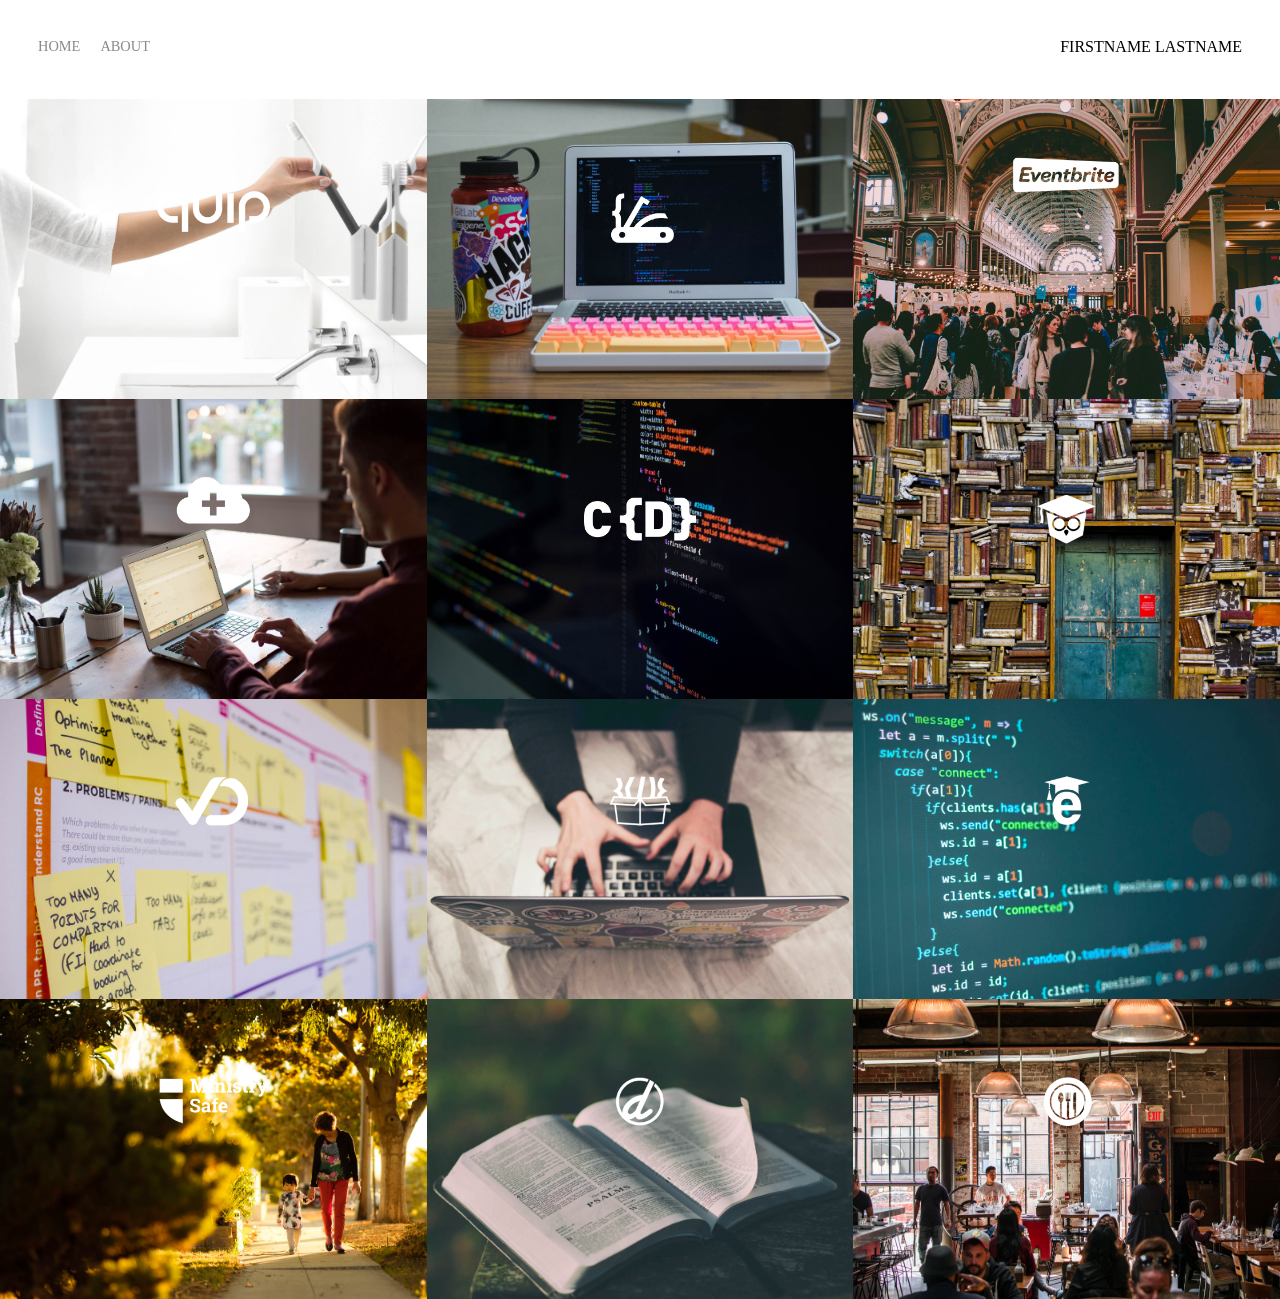
<file: 1-PortfolioWebsite/index.html>
<!DOCTYPE html>
<html lang="en">
<head>
    <meta charset="UTF-8">
    <meta http-equiv="X-UA-Compatible" content="IE=edge">
    <meta name="viewport" content="width=device-width, initial-scale=1.0">
    <title>Professional Website</title>
    <link rel="stylesheet" href="./styles/styles.css">
</head>
<body>
    <div class="container">
        <div class="nav-wrapper">
            <div class="left-side">
                <div class="nav-link-wrapper">
                    <a href="index.html">Home</a>
                </div>
                <div class="nav-link-wrapper">
                    <a href="about.html">About</a>
                </div>
            </div>
            <div class="right-side">
                <div class="brand">
                    <div>FirstName LastNAME</div>
                </div>
            </div>
            


        </div>


        <div class="content-wrapper">
            <div class="portfolio-items-wrapper">
                <div class="portfolio-item-wrapper">
                    <div class="portfolio-img-background" style="background-image:url(./images/portfolio1.jpg) ;">
                    </div>
                    <div class="img-text-wrapper">
                        <div class="logo-wrapper">
                            <img src="./images/logos/quip.png" alt="">
                        </div>
                        <div class="subtitle">
                            The Quip Ecommerce platform, was named a Top 25 Invention by Time Magazine in 2016.
                        </div>
                    </div>
                </div>
                <div class="portfolio-item-wrapper">
                    <div class="portfolio-img-background" style="background-image:url(./images/portfolio2.jpg) ;">
                    </div>
                    <div class="img-text-wrapper">
                        <div class="logo-wrapper">
                            <img src="./images/logos/devcamp.png" alt="">
                        </div>
                        <div class="subtitle">
                            Coding bootcamp and learning management system.    
                        </div>
                    </div>
                </div>
                <div class="portfolio-item-wrapper">
                    <div class="portfolio-img-background" style="background-image:url(./images/portfolio3.jpg) ;">
                    </div>
                    <div class="img-text-wrapper">
                        <div class="logo-wrapper">
                            <img src="./images/logos/eventbrite.png" alt="">
                        </div>
                        <div class="subtitle">
                            Eventbrite is the leading event management platform on the web 
                            with millions of individuals utilizing their applications to
                            find, register or, and management events in numerous industries.    
                        </div>
                    </div>
                </div>
                <div class="portfolio-item-wrapper">
                    <div class="portfolio-img-background" style="background-image:url(./images/portfolio4.jpg) ;">
                    </div>
                    <div class="img-text-wrapper">
                        <div class="logo-wrapper">
                            <img src="./images/logos/shop-hacker.png" alt="">
                        </div>
                        <div class="subtitle">
                            I built the Quip Ecommerce platform, named a Top 25 Invention by Time Magazine in 2016.
                        </div>
                    </div>
                </div>
                <div class="portfolio-item-wrapper">
                    <div class="portfolio-img-background" style="background-image:url(./images/portfolio5.jpg) ;">
                    </div>
                    <div class="img-text-wrapper">
                        <div class="logo-wrapper">
                            <img src="./images/logos/crondose.png" alt="">
                        </div>
                        <div class="subtitle">
                            Online tutorials and productivity tips.    
                        </div>
                    </div>
                </div>
                <div class="portfolio-item-wrapper">
                    <div class="portfolio-img-background" style="background-image:url(./images/portfolio6.jpg) ;">
                    </div>
                    <div class="img-text-wrapper">
                        <div class="logo-wrapper">
                            <img src="./images/logos/dailysmarty.png" alt="">
                        </div>
                        <div class="subtitle">
                            Keep track of what you learn everyday.    
                        </div>
                    </div>
                </div>
                <div class="portfolio-item-wrapper">
                    <div class="portfolio-img-background" style="background-image:url(./images/portfolio7.jpg) ;">
                    </div>
                    <div class="img-text-wrapper">
                        <div class="logo-wrapper">
                            <img src="./images/logos/dashtrack.png" alt="">
                        </div>
                        <div class="subtitle">
                            I built the Quip Ecommerce platform, named a Top 25 Invention by Time Magazine in 2016.
                        </div>
                    </div>
                </div>
                <div class="portfolio-item-wrapper">
                    <div class="portfolio-img-background" style="background-image:url(./images/portfolio8.jpg) ;">
                    </div>
                    <div class="img-text-wrapper">
                        <div class="logo-wrapper">
                            <img src="./images/logos/devtrunk.png" alt="">
                        </div>
                        <div class="subtitle">
                            I built the Quip Ecommerce platform, named a Top 25 Invention by Time Magazine in 2016.
                        </div>
                    </div>
                </div>
                <div class="portfolio-item-wrapper">
                    <div class="portfolio-img-background" style="background-image:url(./images/portfolio9.jpg) ;">
                    </div>
                    <div class="img-text-wrapper">
                        <div class="logo-wrapper">
                            <img src="./images/logos/edutechional.png" alt="">
                        </div>
                        <div class="subtitle">
                            I built the Quip Ecommerce platform, named a Top 25 Invention by Time Magazine in 2016.
                        </div>
                    </div>
                </div>
                <div class="portfolio-item-wrapper">
                    <div class="portfolio-img-background" style="background-image:url(./images/portfolio10.jpg) ;">
                    </div>
                    <div class="img-text-wrapper">
                        <div class="logo-wrapper">
                            <img src="./images/logos/ministry-safe.png" alt="">
                        </div>
                        <div class="subtitle">
                            I built the Quip Ecommerce platform, named a Top 25 Invention by Time Magazine in 2016.
                        </div>
                    </div>
                </div>
                <div class="portfolio-item-wrapper">
                    <div class="portfolio-img-background" style="background-image:url(./images/portfolio11.jpg) ;">
                    </div>
                    <div class="img-text-wrapper">
                        <div class="logo-wrapper">
                            <img src="./images/logos/open-devos.png" alt="">
                        </div>
                        <div class="subtitle">
                            I built the Quip Ecommerce platform, named a Top 25 Invention by Time Magazine in 2016.
                        </div>
                    </div>
                </div>
                <div class="portfolio-item-wrapper">
                    <div class="portfolio-img-background" style="background-image:url(./images/portfolio12.jpg) ;">
                    </div>
                    <div class="img-text-wrapper">
                        <div class="logo-wrapper">
                            <img src="./images/logos/toastability.png" alt="">
                        </div>
                        <div class="subtitle">
                            I built the Quip Ecommerce platform, named a Top 25 Invention by Time Magazine in 2016.
                        </div>
                    </div>
                </div>
            </div>
        </div>





    </div>

    

</body>
<script src="./index.js"></script>
</html>
</file>
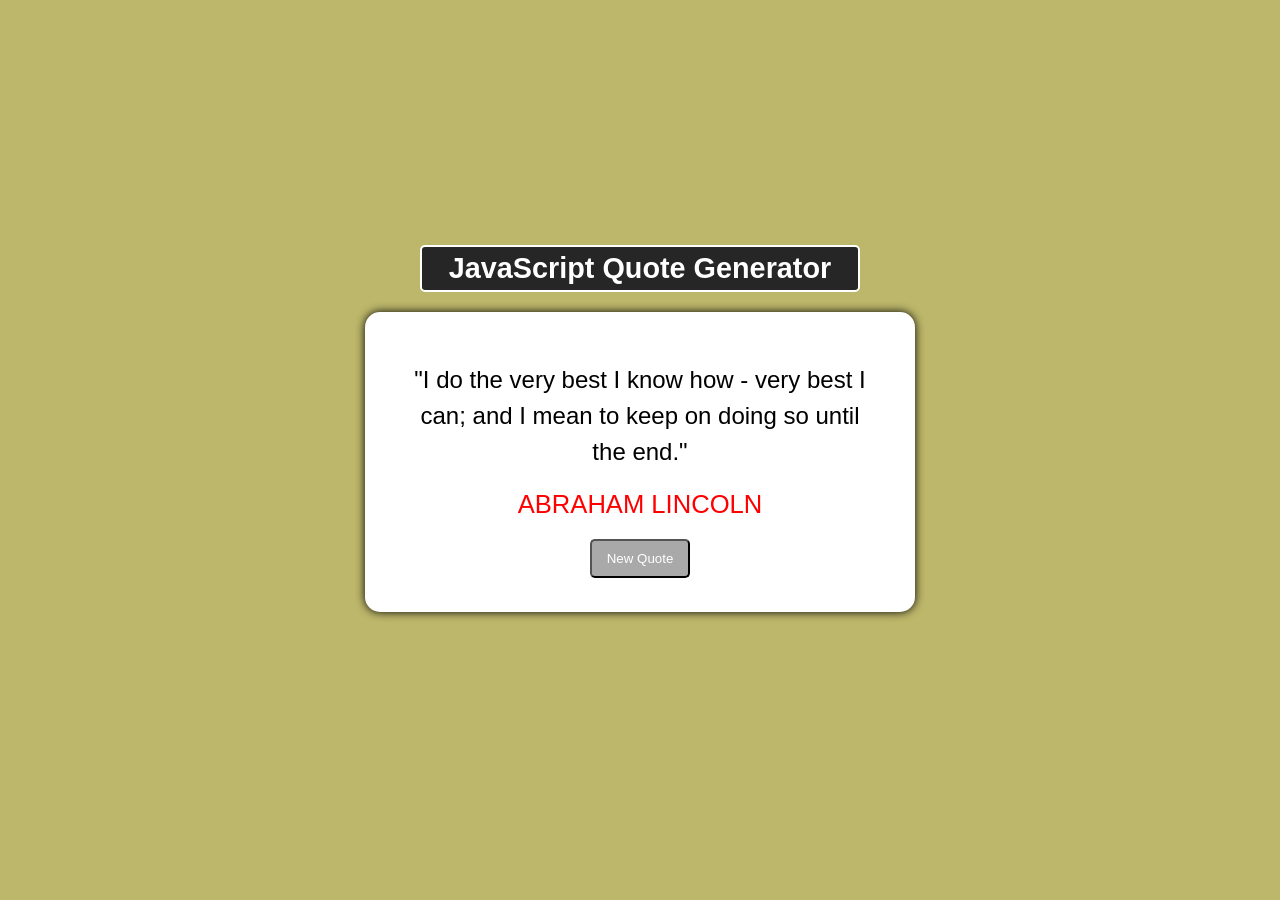
<file: QuotesProject/index.html>
<!DOCTYPE html>
<html lang="en">
<head>
    <meta charset="UTF-8">
    <meta http-equiv="X-UA-Compatible" content="IE=edge">
    <meta name="viewport" content="width=device-width, initial-scale=1.0">
    <title>Document</title>

    <link rel="stylesheet" href="./style.css">
    <link rel="preconnect" href="https://fonts.googleapis.com">
    <link rel="preconnect" href="https://fonts.gstatic.com" crossorigin>
    <link href="https://fonts.googleapis.com/css2?family=Roboto:wght@400;500;700&display=swap" rel="stylesheet">
    <link rel="stylesheet" href="https://cdnjs.cloudflare.com/ajax/libs/font-awesome/6.4.2/css/all.min.css" integrity="sha512-z3gLpd7yknf1YoNbCzqRKc4qyor8gaKU1qmn+CShxbuBusANI9QpRohGBreCFkKxLhei6S9CQXFEbbKuqLg0DA==" crossorigin="anonymous" referrerpolicy="no-referrer" />
</head>
<body>
    <!-- Project 1: Quote Generator-->
        <div class="container">
            <div class="header">
                <h2>JavaScript Quote Generator</h2>
            </div>
            <div class="main-content">
                <div class="text-area">
                    <span class="quote">
                        "I do the very best I know how - 
                        very best I can; and I mean to 
                        keep on doing so until the end."
                    </span>
                </div>
                <div class="person">Abraham Lincoln</div>
                <div class="button-area">
                    <button id="new-quote">New Quote</button>
                </div>
            </div>
        </div> 
</body>
<script src="./app.js"></script>
</html>
</file>
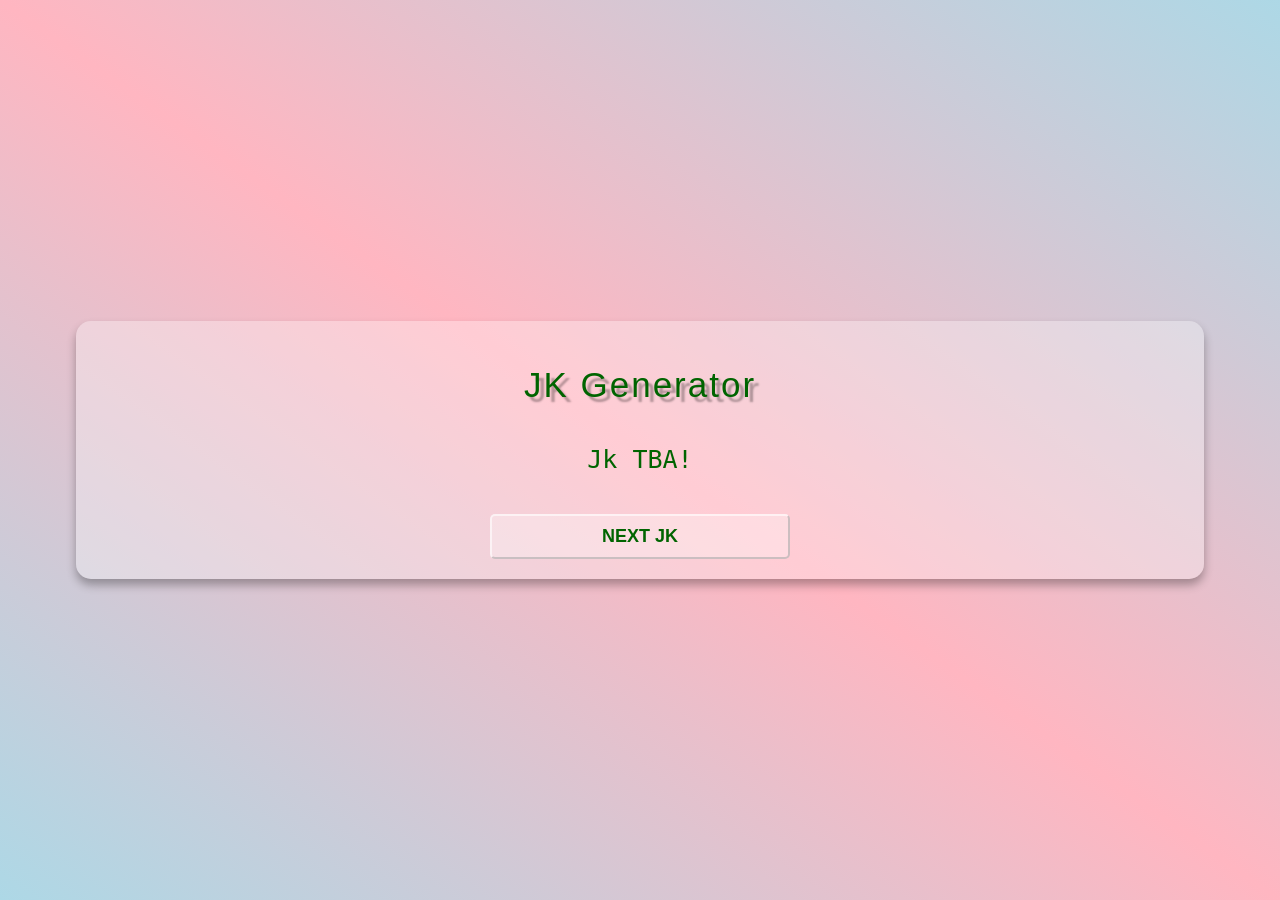
<file: JavaScript-Practice/P1-RandomJokeGenerator/index.html>
<!DOCTYPE html>
<html lang="en">
<head>
    <meta charset="UTF-8">
    <meta name="viewport" content="width=device-width, initial-scale=1.0">
    <title>Document</title>
    <link rel="stylesheet" href="./style.css">
    <title>JokeGenerator</title>
</head>
<body>


    <div class="container">
        <h1 class="heading">JK Generator</h1>
        <p class="joke" id="joke">
            Jk TBA!
        </p>
        <button class="btn" id="btn">Next JK</button>
    </div>


    
</body>
<script src="./app.js"></script>
</html>
</file>
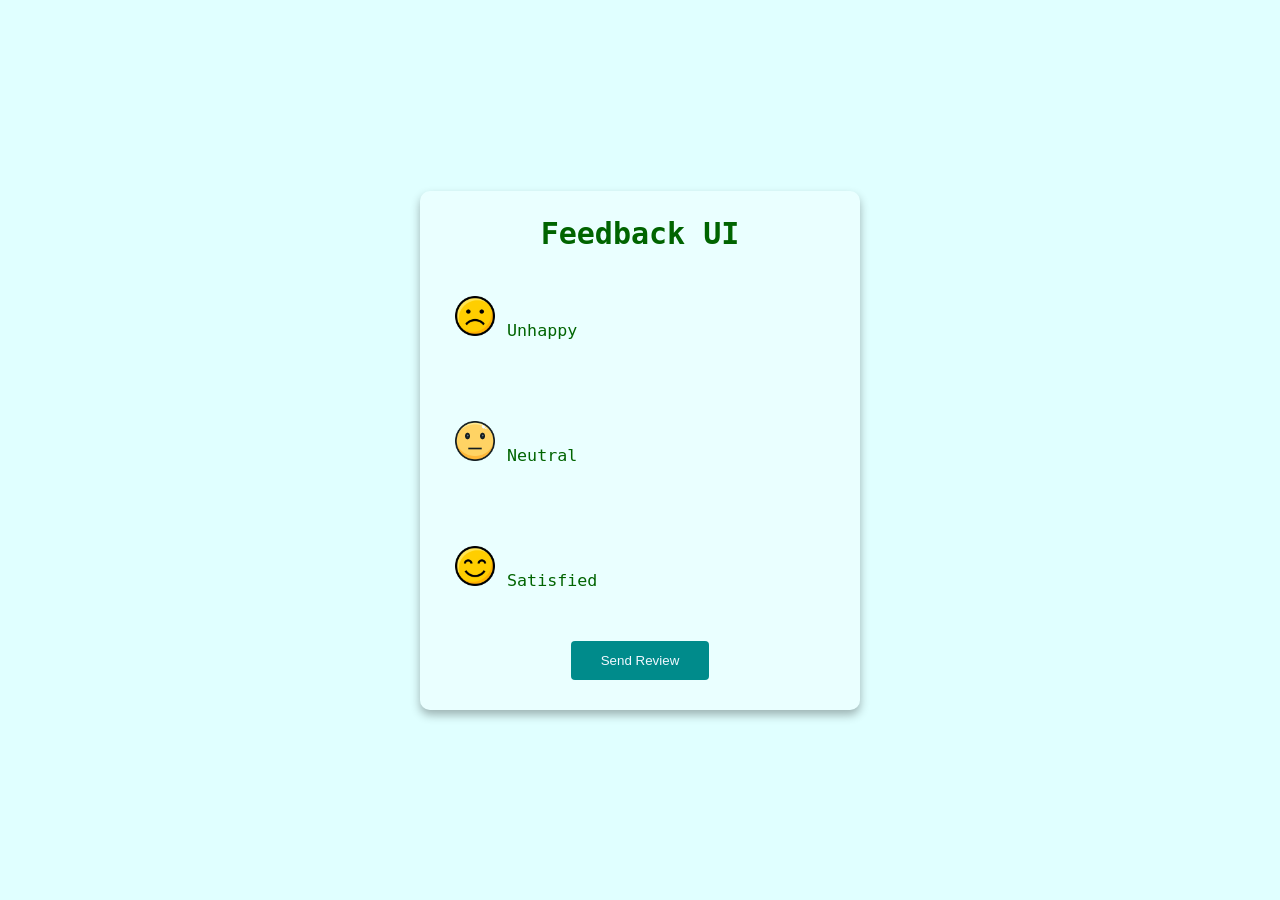
<file: JavaScript-Practice/P2-FeedbackUI/index.html>
<!DOCTYPE html>
<html lang="en">
<head>
    <meta charset="UTF-8">
    <meta name="viewport" content="width=device-width, initial-scale=1.0">
    <title>Feedback UI</title>
    <link rel="stylesheet" href="./style.css">
</head>
<body>

    <div class="container" id="container">
        <h1 class="heading">Feedback UI</h1>

        <div class="ratings-container" id="rating-container">
            <div class="rating">
                <img src="./sad.png" alt="">
                <small>Unhappy</small>
            </div>
        </div>
        <div class="ratings-container" id="rating-container">
            <div class="rating">
                <img src="./neutral.png" alt="">
                <small>Neutral</small>
            </div>
        </div>
        <div class="ratings-container" id="rating-container">
            <div class="rating">
                <img src="./happiness.png" alt="">
                <small>Satisfied</small>
            </div>
        </div>

        <button class="btn" id="btn">Send Review</button>

    </div>

    
     
    
</body>
<script src="./app.js"></script>
</html>
</file>
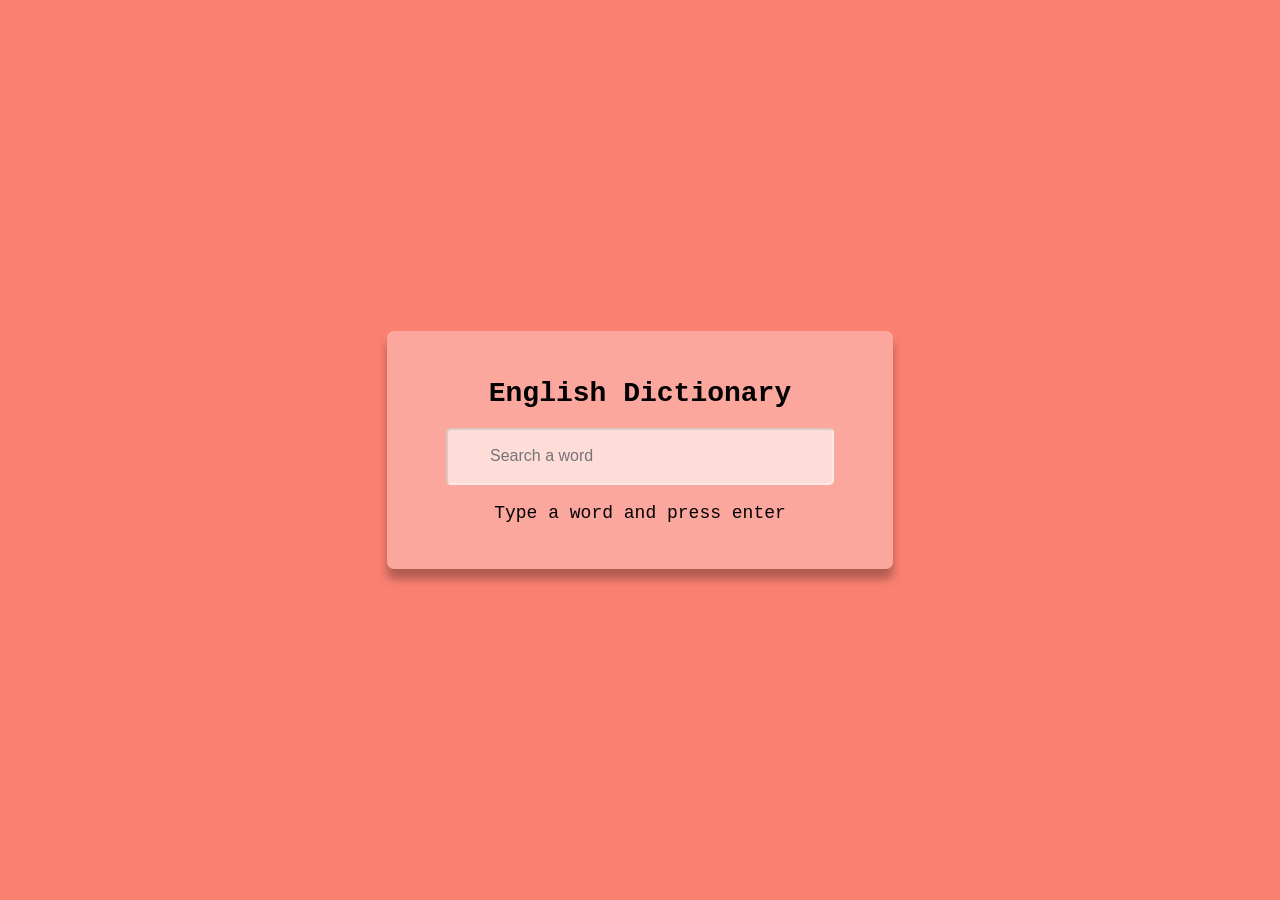
<file: JavaScript-Practice/P3-EnglishDictionary/index.html>
<!DOCTYPE html>
<html lang="en">
<head>
    <meta charset="UTF-8">
    <meta name="viewport" content="width=device-width, initial-scale=1.0">
    <title>English Dictionary</title>
    <link rel="stylesheet" href="./style.css">
</head>
<body>
    <div class="container">
        <h1 class="heading">English Dictionary</h1>
        <input placeholder="Search a word" type="text" class="input" id="input">

        <p class="info-text" id="info-text">Type a word and press enter</p>

        <div class="meaning-container" id="meaning-container">
            <p>Word Title: <span class="title" id="title">___</span></p>
            <p>Meaning: <span class="meaning" id="meaning">___</span></p>

            <audio src="" controls id="audio"></audio>
        </div>

    </div>


    
</body>
<script src="./app.js"></script>
</html>
</file>
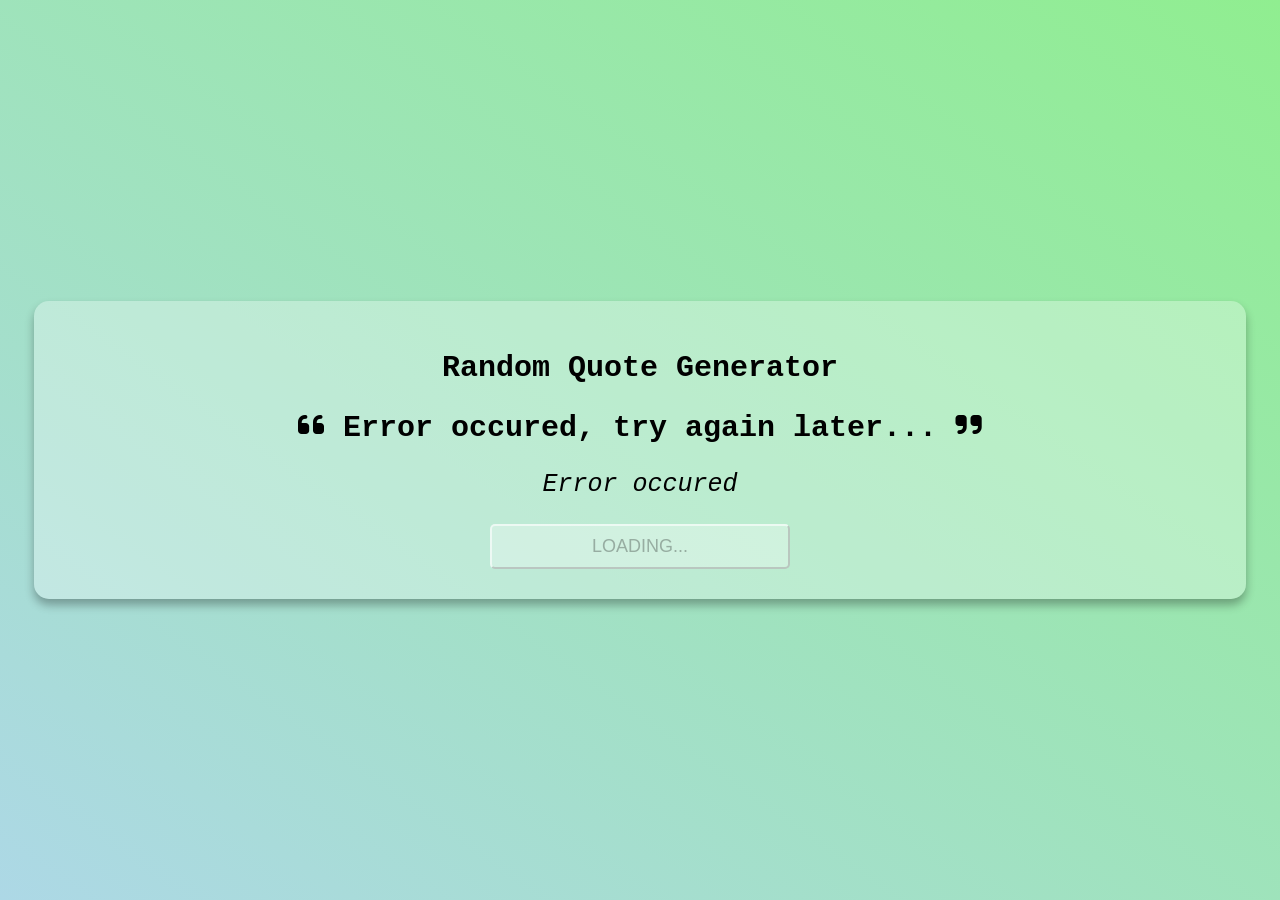
<file: JavaScript-Practice/P4-RandomQuoteGenerator/index.html>
<!DOCTYPE html>
<html lang="en">
<head>
    <meta charset="UTF-8">
    <meta name="viewport" content="width=device-width, initial-scale=1.0">
    <title>RandomQuoteGenerator</title>
    <link rel="stylesheet" href="./style.css">
    <link rel="stylesheet" href="https://cdnjs.cloudflare.com/ajax/libs/font-awesome/6.4.2/css/all.min.css" integrity="sha512-z3gLpd7yknf1YoNbCzqRKc4qyor8gaKU1qmn+CShxbuBusANI9QpRohGBreCFkKxLhei6S9CQXFEbbKuqLg0DA==" crossorigin="anonymous" referrerpolicy="no-referrer" />
</head>
<body>
    <div class="container">
        <h1 class="heading">Random Quote Generator</h1>
        <h2 class="quote">
            <i class="fa-solid fa-quote-left"></i>
            <span id="quote">Quote</span>
            <i class="fa-solid fa-quote-right"></i>
        </h2>
        <p class="author" id="author">~ Author</p>
        <button class="btn" id="btn">Get a quote</button>
    </div>


    
</body>
<script src="./app.js"></script>
</html>
</file>
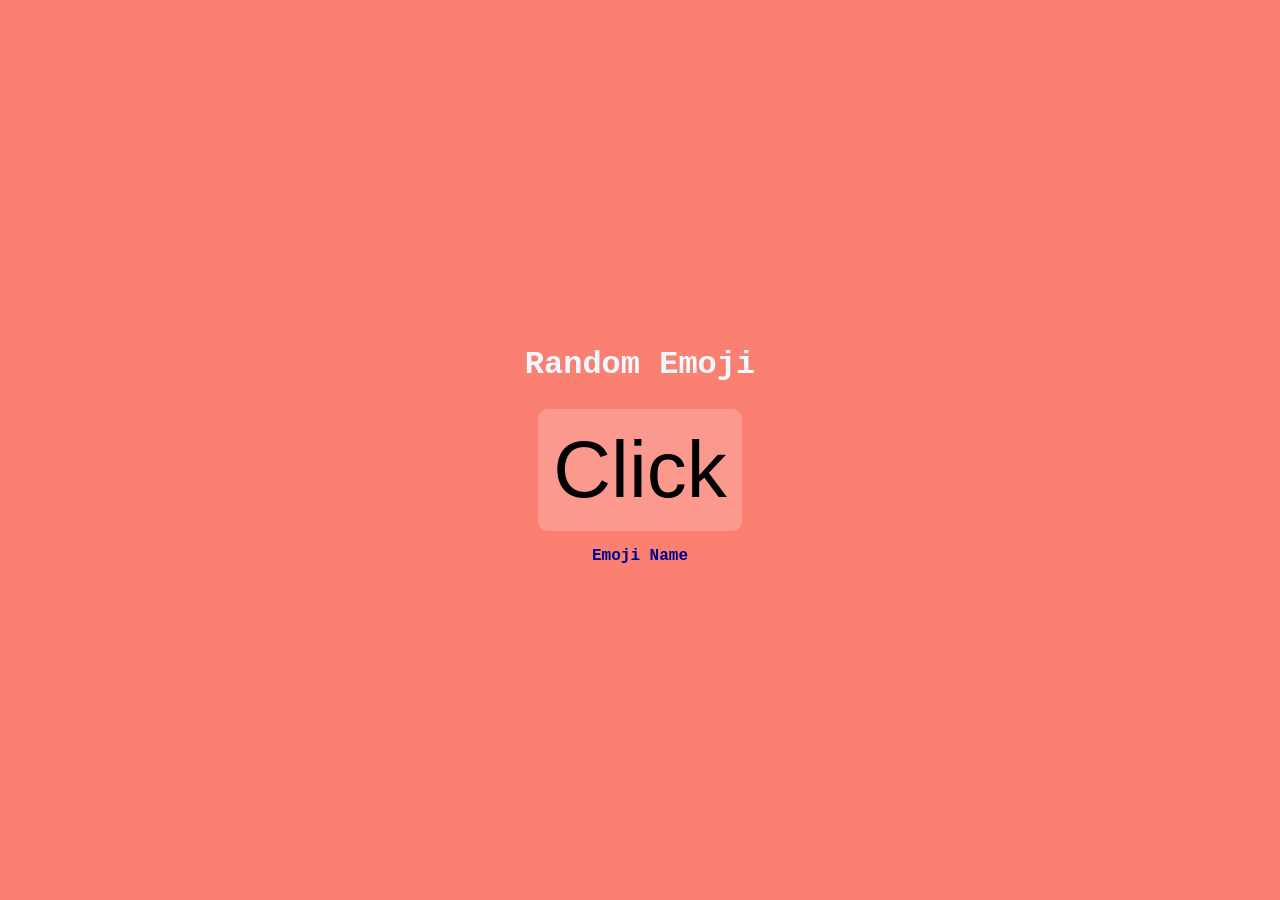
<file: JavaScript-Practice/P6-RandomEmojiGenerator/index.html>
<!DOCTYPE html>
<html lang="en">
<head>
    <meta charset="UTF-8">
    <meta name="viewport" content="width=device-width, initial-scale=1.0">
    <title>Random Emoji</title>
    <link rel="stylesheet" href="./style.css">
</head>
<body>
    <h2>Random Emoji</h2>
    <div class="section">
        <button class="btn" id="btn">Click</button>
        <p class="emoji-name" id="emoji-name">Emoji Name</p>
    </div>
    


    
</body>
<script src="./app.js"></script>
</html>
</file>
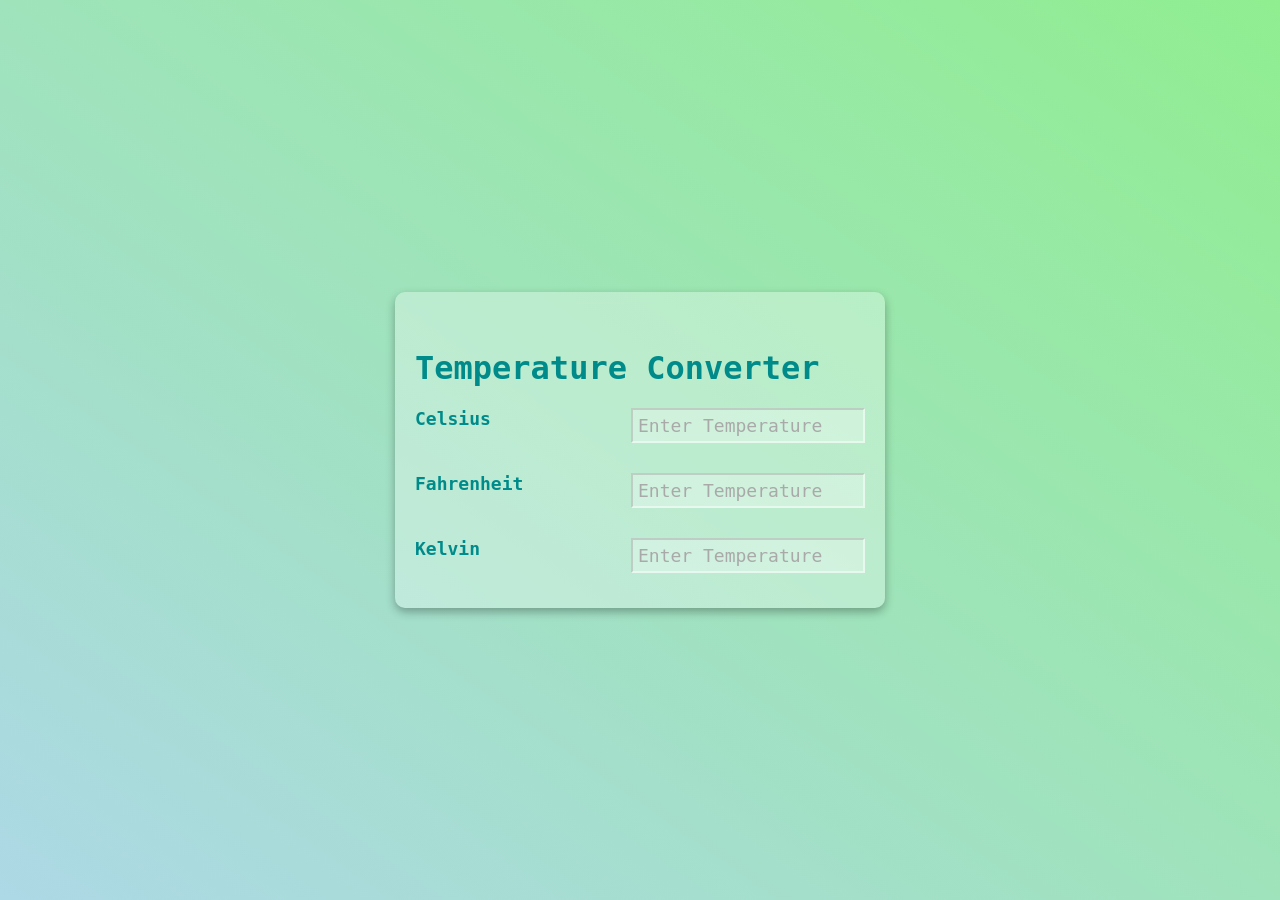
<file: JavaScript-Practice/P7-TemperatureConverter/index.html>
<!DOCTYPE html>
<html lang="en">
  <head>
    <meta charset="UTF-8" />
    <meta name="viewport" content="width=device-width, initial-scale=1.0" />
    <title>Temperature Converter</title>
    <link rel="stylesheet" href="./style.css">
  </head>
  <body>
    <div class="container">
      <div class="temp-container">
        <h1 class="heading">Temperature Converter</h1>
        <label for="celsuius">Celsius</label>
        <input type="number" name="celsius" id="celsius" placeholder="Enter Temperature" class="input"/>
      </div>
      <div class="temp-container">
        <label for="fahrenheit">Fahrenheit</label>
        <input type="number" name="fahrenheit" id="fahrenheit" placeholder="Enter Temperature" class="input">
      </div>
      <div class="temp-container">
        <label for="kelvin">Kelvin</label>
        <input type="number" name="kelvin" id="kelvin" placeholder="Enter Temperature" class="input">
      </div>
      
    </div>
  </body>
  <script src="./index.js"></script>
</html>
</file>
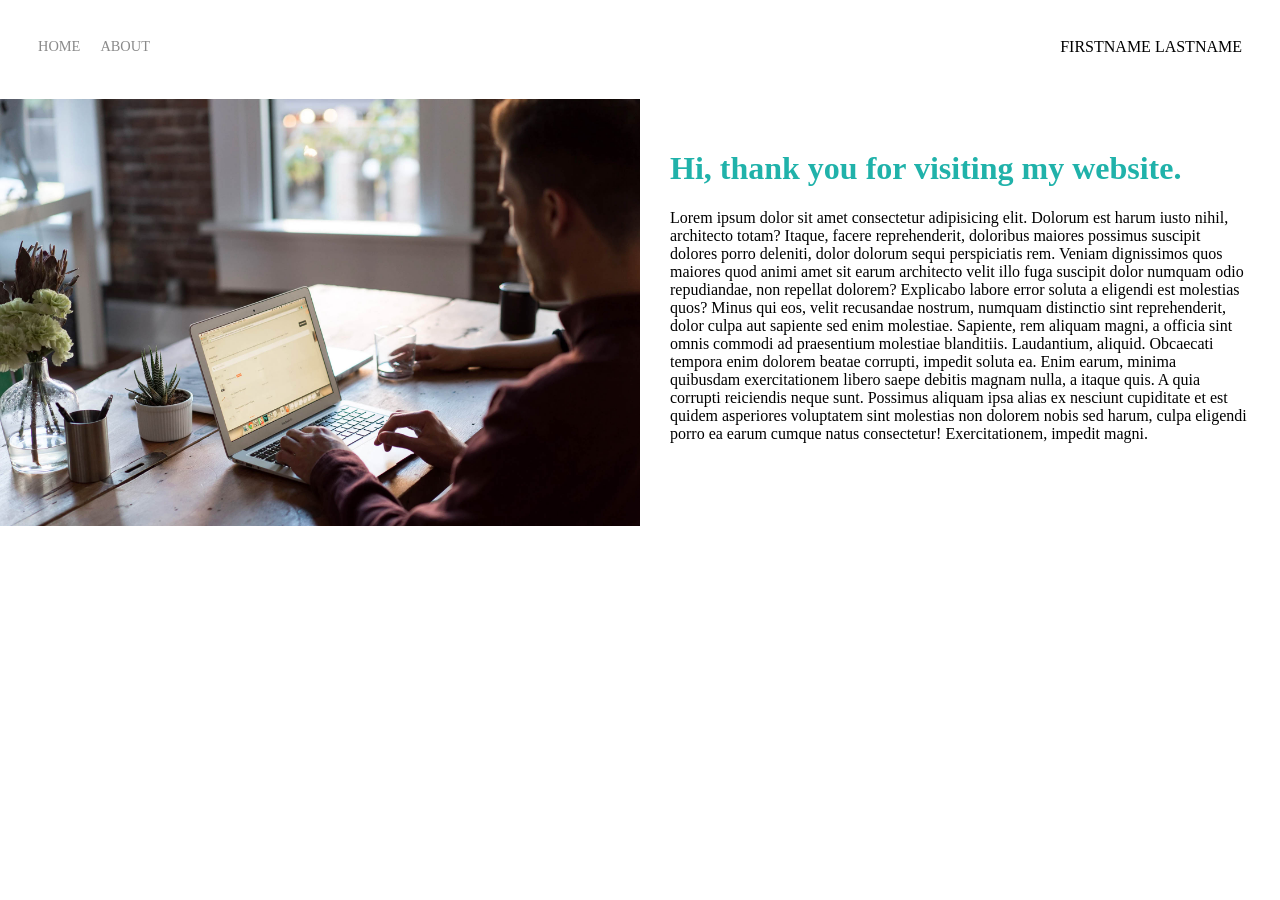
<file: 1-PortfolioWebsite/about.html>
<!DOCTYPE html>
<html lang="en">
<head>
    <meta charset="UTF-8">
    <meta http-equiv="X-UA-Compatible" content="IE=edge">
    <meta name="viewport" content="width=device-width, initial-scale=1.0">
    <title>About</title>
    <link rel="stylesheet" href="./styles/styles.css">
</head>
<body>
    <div class="container">
        <div class="nav-wrapper">
            <div class="left-side">
                <div class="nav-link-wrapper">
                    <a href="index.html">Home</a>
                </div>
                <div class="nav-link-wrapper">
                    <a href="about.html">About</a>
                </div>
            </div>
            <div class="right-side">
                <div class="brand">
                    <div>FirstName LastNAME</div>
                </div>
            </div>
        </div>
        <div class="content-wrapper">
            <div class="two-column-wrapper">
                <div class="profile-img-wrapper">
                    <img src="./images/portfolio4.jpg" alt="">
                </div>
                <div class="profile-content-wrapper">
                    <h1>Hi, thank you for visiting my website.                        </h1>
                    <p>
                        Lorem ipsum dolor sit amet consectetur adipisicing elit. Dolorum est harum iusto nihil, architecto totam? Itaque, facere reprehenderit, doloribus maiores possimus suscipit dolores porro deleniti, dolor dolorum sequi perspiciatis rem.
                        Veniam dignissimos quos maiores quod animi amet sit earum architecto velit illo fuga suscipit dolor numquam odio repudiandae, non repellat dolorem? Explicabo labore error soluta a eligendi est molestias quos?
                        Minus qui eos, velit recusandae nostrum, numquam distinctio sint reprehenderit, dolor culpa aut sapiente sed enim molestiae. Sapiente, rem aliquam magni, a officia sint omnis commodi ad praesentium molestiae blanditiis.
                        Laudantium, aliquid. Obcaecati tempora enim dolorem beatae corrupti, impedit soluta ea. Enim earum, minima quibusdam exercitationem libero saepe debitis magnam nulla, a itaque quis. A quia corrupti reiciendis neque sunt.
                        Possimus aliquam ipsa alias ex nesciunt cupiditate et est quidem asperiores voluptatem sint molestias non dolorem nobis sed harum, culpa eligendi porro ea earum cumque natus consectetur! Exercitationem, impedit magni.   
                    </p>
                   
                </div>
            </div>
        </div>






    </div>
</body>
</html>
</file>
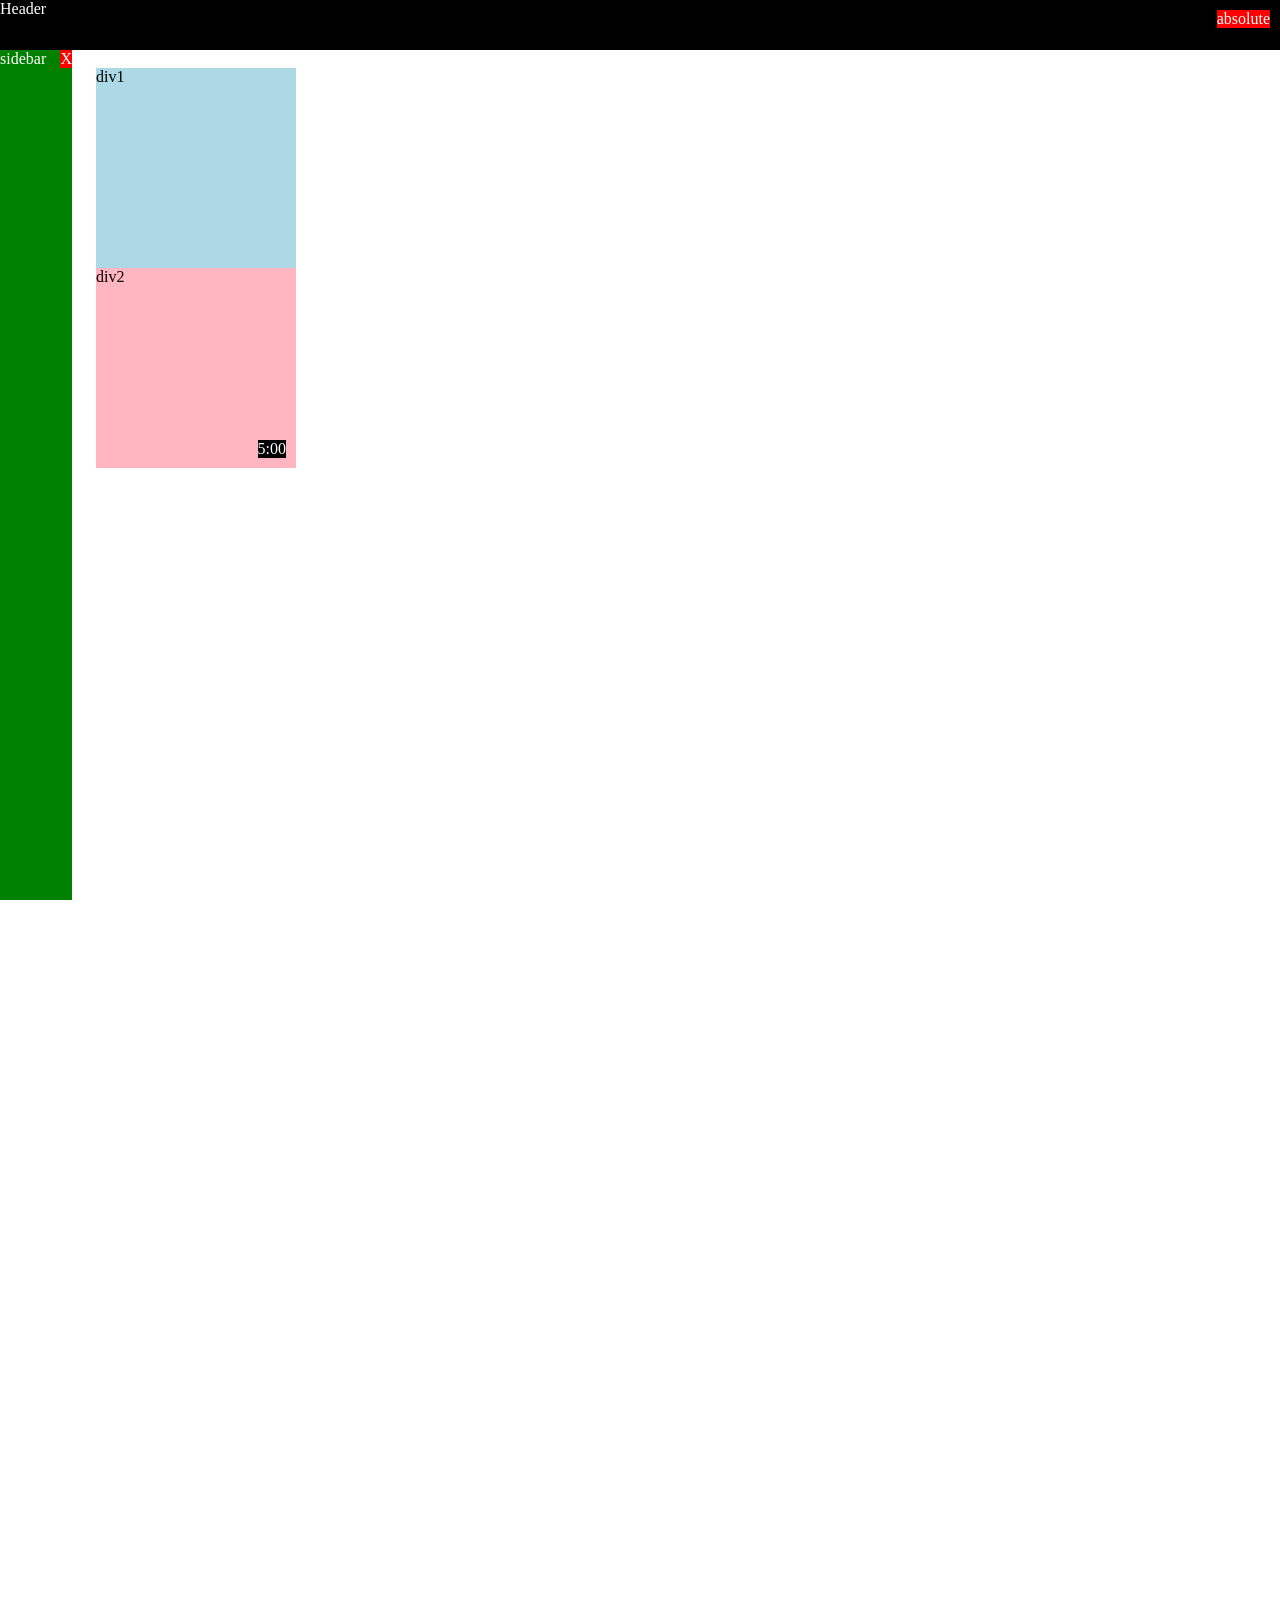
<file: 3-YouTube-Replica/position.html>
<!DOCTYPE html>
<html lang="en">
<head>
    <meta charset="UTF-8">
    <meta http-equiv="X-UA-Compatible" content="IE=edge">
    <meta name="viewport" content="width=device-width, initial-scale=1.0">
    <title>Position Practice</title>
</head>
<body style="
height: 3000px;
padding-top: 60px;
padding-left: 88px;
">
    <div style="
    background-color: black;
    color: white;
    position: fixed;
    top: 0px;
    height: 50px;
    left: 0px ;
    right: 0px;
    z-index: 1;

    ">
        Header
    </div>


    <div style="
     background-color: green;
     color: white;
     position: fixed;
     left: 0px;
     bottom: 0px;
     top: 50px;
     width: 72px;

    ">
        sidebar
        <div style="
            position: absolute;
            background-color: red;
            color: white;   
            top: 0px;
            right: 0px;
            z-index: 1;

            ">
            X
        </div>
    </div>


    <div style="
    position: absolute;
    background-color: red;
    color: white;   
    top: 10px;
    right: 10px;
    z-index: 1;

    ">
        absolute
    </div>



    <div style="
    background-color: lightblue;
    height: 200px;
    width: 200px;
    position: static;
    ">div1 
    </div>

    <div style="
    background-color: lightpink;
    height: 200px;
    width: 200px;
    position: relative;
    ">div2 
        <div style="
        position: absolute;
        background-color: black;
        color: white;   
        bottom: 10px;
        right: 10px;
        

        ">
            5:00
        </div>
    
    </div>

    
</body>
</html>
</file>
<file: 1-PortfolioWebsite/styles/styles.css>
/* Master Styles  */

body{
    margin: 0px;
}

.container{
    display: grid;
    grid-template-columns: 1fr;
}

/* Nav Styles  */
.nav-wrapper{
    display: flex;
    justify-content: space-between;
    padding: 38px;
}

.left-side{
    display: flex;
}

.nav-wrapper > .left-side > div{
    display: flex;
    margin-right: 20px;
    font-size: 0.9em;
    text-transform: uppercase;
}

.nav-link-wrapper{
    height: 22px;
    border-bottom: 1px solid transparent;
    transition: border-bottom 0.5s;
}

.nav-link-wrapper a{
    color: #8a8a8a;
    text-decoration: none;
    transition: color 0.5s;
}

.nav-link-wrapper:hover{
    border-bottom: 1px solid black;
}
.nav-link-wrapper a:hover{
    color: black;
}

/* Portfolio Styles  */

.content-wrapper{

}

.portfolio-items-wrapper{
    display: grid;
    grid-template-columns: 1fr 1fr 1fr;
    
}

.portfolio-item-wrapper{
    position: relative;


}

.portfolio-img-background{
    height: 300px;
    width: 100%;
    background-size: cover;
    background-position: center;
    background-repeat: no-repeat;
}

.img-text-wrapper{
    position: absolute;
    top: 0;
    display: flex;
    flex-direction: column;
    justify-content: center;
    align-items: center;
    height: 100%;
    text-align: center;
    padding-left: 100px;
    padding-right: 100px;
}

.logo-wrapper img{
    width: 50%;
    margin-bottom: 20px;
}
/* Needs to be more specific with selector */

.img-text-wrapper .subtitle{
    transition: 1s;
    color: transparent;
    font-weight: 600;
}

.img-text-wrapper:hover .subtitle{
    font-weight: 600;
    color: lightseagreen;
    
}

.img-darken{
    transition: 1s;
    filter: brightness(10%);
}


.two-column-wrapper{
    display: grid;
    grid-template-columns: 1fr 1fr;
}

.profile-img-wrapper img{
    width: 100%;
}

.profile-content-wrapper{
    padding: 30px;
}

.profile-content-wrapper h1{
    color: lightseagreen;
}

.brand{
    text-transform: uppercase;
}
</file>
<file: QuotesProject/style.css>
/* General Styles */

*{
    margin: 0;
    padding: 0;
    box-sizing: border-box;
    font-family: 'Lato',sans-serif;
}


body{
    display: flex;
    justify-content: center;
    align-items: center;
    height: 100vh;
    text-align: center;
    background-color: darkkhaki;
    /*backgroung: url(./link) no repeat center center/ cover */
}

.container{
    width: 550px;
    height: 450px;
}

.header{
    font-size: 1.2rem;
    border: solid 2px white;
    color: white;
    background-color: #262626;
    padding: 5px;
    width: 80%;
    margin: 20px auto;
    border-radius: 5px;

}

.main-content{
    width: 100%;
    height: 300px;
    background-color: white;
    border-radius: 15px;
    padding: 50px 40px;
    box-shadow: 0 0 10px;
}

.main-content .text-area{
    font-size: 1.5rem;
    line-height: 1.5;
}

.main-content .person{
    font-size: 1.6rem;
    color: red;
    text-transform: uppercase;
    margin-top: 20px;
}

.button-area button{
    background-color: darkgray;
    color: white;
    font-size: 1.3 rem;
    padding: 10px 15px;
    margin-top: 20px;
    border-radius: 5px;
}

.button-area button:active{
    background-color: lightblue;
}
</file>
<file: JavaScript-Practice/P1-RandomJokeGenerator/style.css>
body{
    background:linear-gradient(to left bottom, lightblue, lightpink, lightblue);
    margin: 0;
    min-height: 100vh;
    display: flex;
    justify-content: center;
    align-items: center;
    font-family: monospace;
}

.container{
    background-color: rgba(255,255,255, 0.3);
    padding: 20px;
    box-shadow: 0 6px 10px rgba(0,0,0,0.3);
    border-radius: 15px;
    width: 85%;

    text-align: center;
    color: darkgreen;
}

.heading{
    font-size: 35px;
    font-weight: 200;
    font-family: Impact, Haettenschweiler, 'Arial Narrow Bold', sans-serif;
    text-shadow: 5px 5px 2px rgba(0,0,0,0.3);
    letter-spacing: 2px;
}

.joke{
    font-size: 25px;
    font-weight: 500;
    margin: 40px;
}

.btn{
    font-size: 18px;
    font-weight: 700;
    border-radius: 5px;
    cursor: pointer;
    padding: 10px;
    background-color: rgba(255,255,255,0.3);
    border-color: rgba(255,255,255,0.6);
    text-transform: uppercase;
    width: 300px;
    color: darkgreen;
}

.btn:hover{
    background-color: rgba(255,255,255,0.5);
    box-shadow: 0 4px 4px rgba(0,0,0,0.3);
    transition: all 300ms ease;
}
</file>
<file: JavaScript-Practice/P2-FeedbackUI/style.css>
body{
    margin: 0;
    background-color: lightcyan;
    color: darkgreen;

    display: flex;
    min-height: 100vh;
    justify-content: center;
    align-items: center;

    font-family: monospace;
}

.container{
    background-color: rgba(255, 255, 255, 0.3);
    box-shadow: 0 5px 10px rgba(0, 0, 0, 0.3);
    border-radius: 10px;
    padding: 20px;
    width: 85%;
    max-width: 400px;
    text-align: center;
    font-size: 20px;
}

.heading{
    margin: 5px;
    font-size: 30px;
}

.ratings-container{
    display: flex;
    padding: 20px 0;

}

.rating{
    cursor: pointer;
    padding: 10px;
    margin: 10px 5px;
}

.rating:hover,
.rating.active{
    background: darkseagreen;
    border-radius: 10px;
    box-shadow: 0 0 10px rgba(0, 0, 0, 0.3);
    color: aliceblue;
    transition: all 300ms ease;
}


.btn{
    background: darkcyan;
    color: aliceblue;
    border: 0;
    margin: 10px;
    border-radius: 4px;
    padding: 12px 30px;
    cursor: pointer;
}

.btn:hover{
    box-shadow: 0 5px 10px rgba(0, 0, 0, 0.3);
    transition: all 300ms ease;
}
.btn:active{
    transform: scale(0.96 );
}


.rating img{
    width: 40px;
}
</file>
<file: JavaScript-Practice/P3-EnglishDictionary/style.css>
body{
    margin: 0;
    display: flex;
    min-height: 100vh;
    justify-content: center;
    align-items: center;
    background-color: salmon;
    font-family: 'Courier New', Courier, monospace;
}

.container{
    background-color: rgba(255, 255, 255, 0.3);
    padding: 28px;
    border-radius: 7px;
    box-shadow: 0 10px 10px rgba(0,0,0,0.3);
    width: 90%;
    margin: 10px;
    max-width: 450px;
    text-align: center;
    font-size: 18px;
    font-weight: 500;
}

.heading{
    font-size: 28px;
}

.input{
    height: 53px;
    width: 300px;
    background-color: rgba(255, 255, 255, 0.6);
    border-color: rgba(255, 255, 255, 0.4);
    font-size: 16px;
    padding: 0 42px;
    border-radius: 5px;
}

.meaning-container{
    display: none;
    
}
</file>
<file: JavaScript-Practice/P4-RandomQuoteGenerator/style.css>
body{
    margin: 0;

    display: flex;
    min-height: 100vh;
    justify-content: center;
    align-items: center;
    font-family: 'Courier New', Courier, monospace;
    background: linear-gradient(to left bottom, lightgreen,lightblue);

}

.container{
    background-color: rgba(255, 255, 255, 0.3);
    box-shadow: 0 6px 10px rgba(0,0,0,0.3);
    padding: 30px;
    border-radius: 15px;
    width: 90%;
    margin: 10px;
    text-align: center;
}

.heading{
    font-size: 30px;
    font-weight: 700;
}

.quote{
    font-size: 30px;
    font-weight: 600;
}

.author{
    font-size: 25px;
    margin: 10px;
    font-style: italic;
}

.btn{
    font-size: 18px;
    border-radius: 5px;
    cursor: pointer;
    padding: 10px;
    margin-top: 15px;
    background-color: rgba(255, 255, 255, 0.3);
    border-color: rgba(255, 255, 255, 0.6);
    text-transform: uppercase;
    width: 300px;
}

.btn:hover{
    background-color: rgba(255, 255, 255, 0.6);
    box-shadow: 0 4px 4px rgba(0,0,0,0.3);
    transition: all 300ms ease-in-out;
    color: green;
}
</file>
<file: JavaScript-Practice/P6-RandomEmojiGenerator/style.css>
body{
    margin: 0;
    padding: 0;
    background: salmon;
    display: flex;
    flex-direction: column;
    justify-content: center;
    align-items: center;
    height: 100vh;
    font-family: 'Courier New', Courier, monospace;

}

h2{
    color: aliceblue;
    font-size: 2rem;
}

.section{
    text-align: center;
}

.btn{
    font-size: 5rem;
    border: none;
    background: rgba(255, 255, 255,0.2);
    border-radius: 10px;
    padding: 15px;
    filter: grayscale();
    transition: filter 0.2s ease-in-out;
    cursor: pointer;
}

.btn:hover{
    filter: grayscale(0);
}

.emoji-name{
    font-weight: 600;
    color: darkblue;
}
</file>
<file: JavaScript-Practice/P7-TemperatureConverter/style.css>
body{
    margin: 0;
    padding: 0;
    background: linear-gradient(to left bottom, lightgreen, lightblue);
    display: flex;
    min-height: 100vh;
    justify-content: center;
    align-items: center;
    font-family: monospace;
    color: darkcyan;
}
.container{
    background: rgba(255,255,255,0.3);
    padding: 20px;
    box-shadow: 0 4px 10px rgba(0,0,0,0.3);
    border-radius: 10px;
    width: 85%;
    max-width: 450px;
    min-width: 35px;
    display: flex;
    flex-direction: column;
    align-items: center;
}
.temp-container{
    width: 100%;
    padding: 15px;
    font-weight: bold;
    font-size: 18px;
}
.heading{
    font-size: 32px;
}
.input{
    width: 220px;
    font-family: monospace;
    padding: 5px;
    float: right;
    outline: none;
    background-color: rgb(255, 255, 255,0.3);
    border-color: rgba(255, 255, 255, 0.5);
    color: darkgreen;
    font-size: 18px;
}

.input::placeholder{
    color: darkgray;
}
</file>
